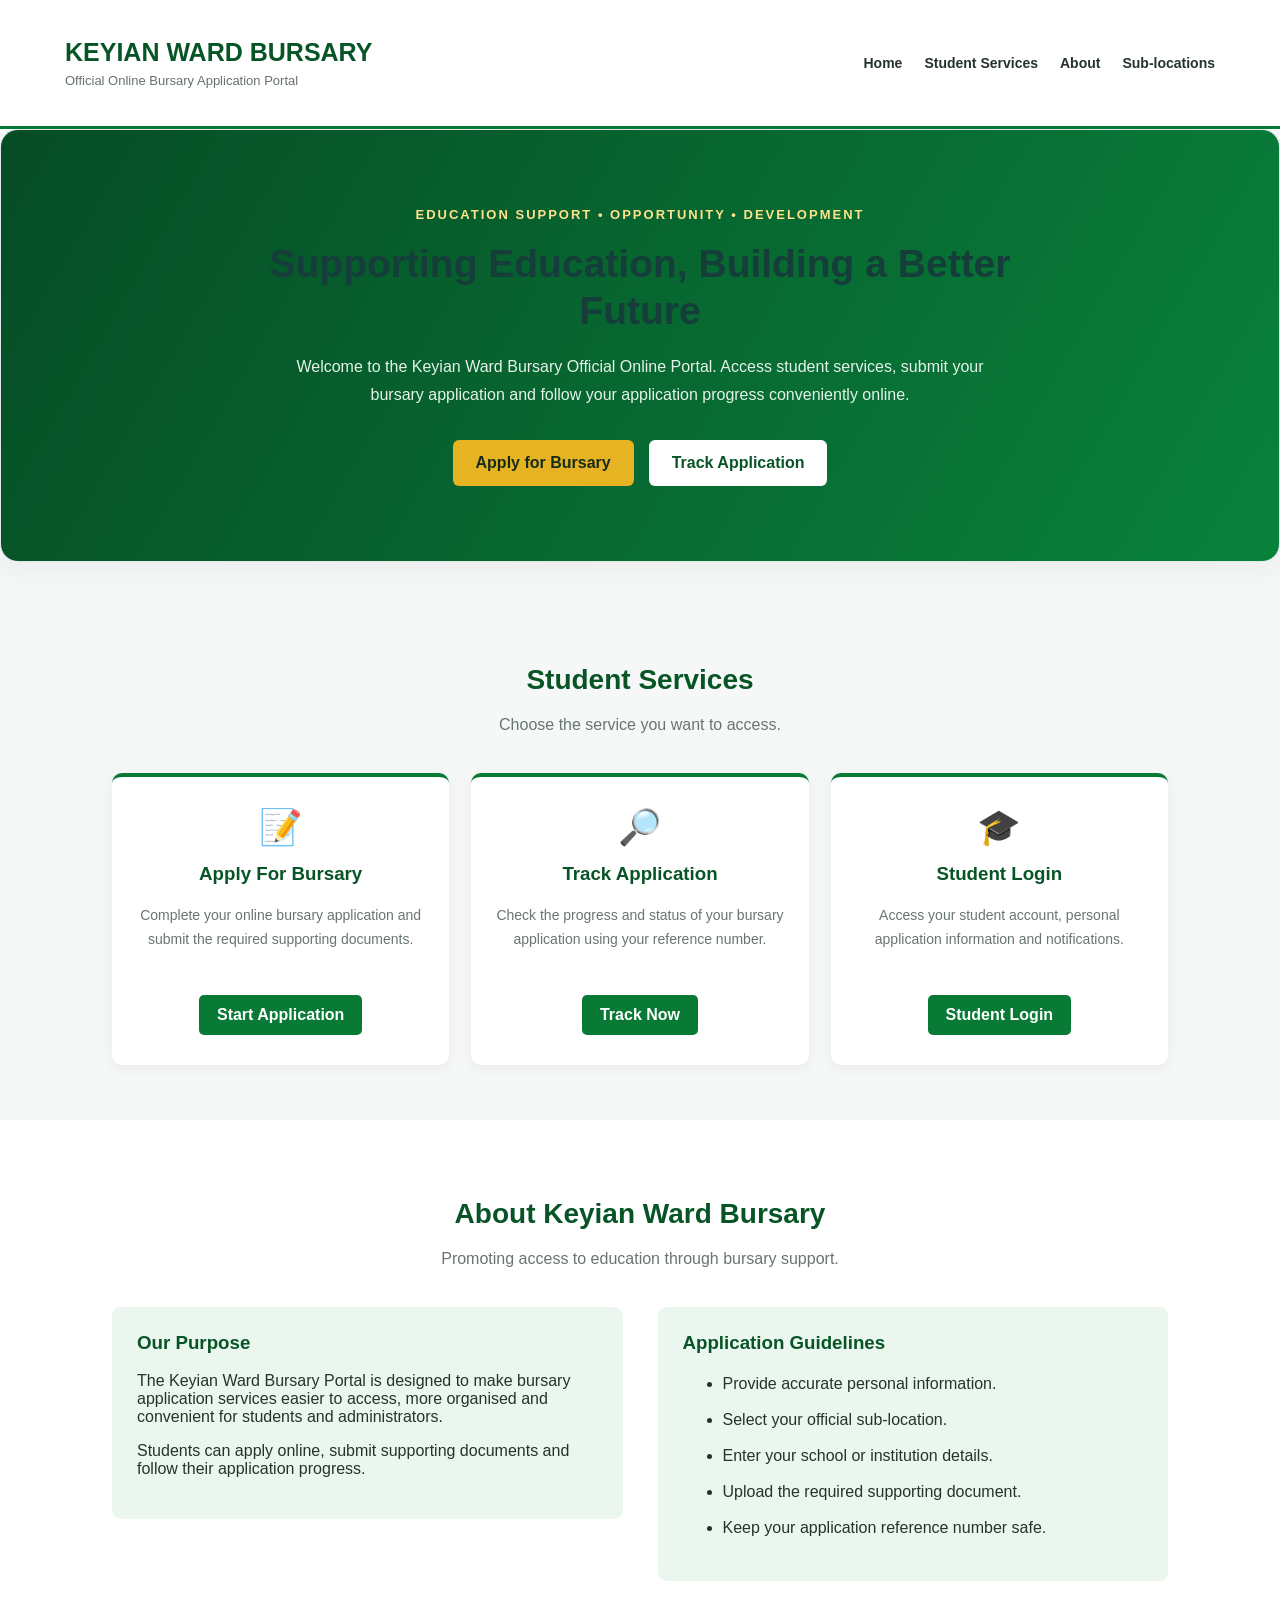
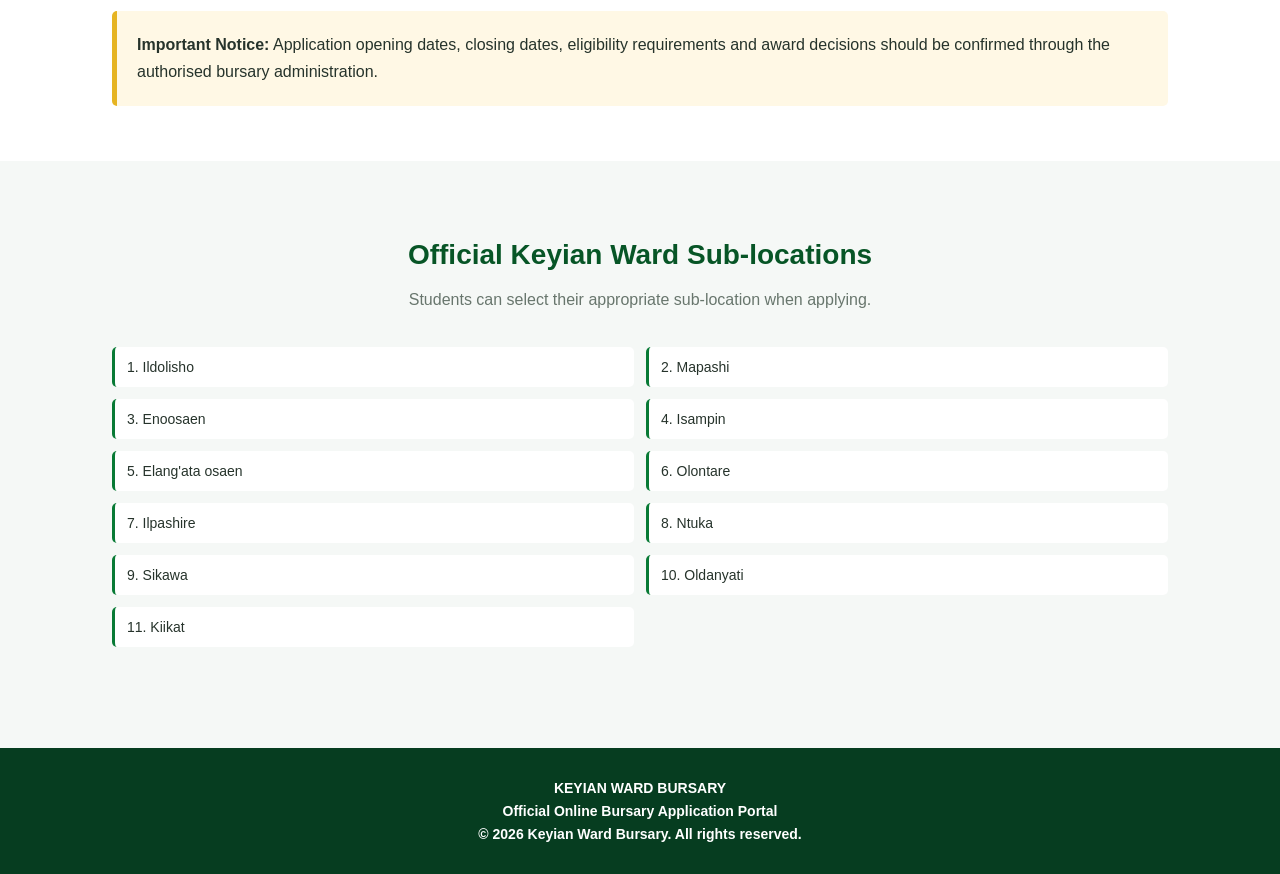
<file: index.html>
<!DOCTYPE html>
<html lang="en">

<head>
    <meta charset="UTF-8">
    <meta name="viewport" content="width=device-width, initial-scale=1.0">

    <title>Keyian Ward Bursary | Official Portal</title>

    <meta name="description"
        content="Keyian Ward Bursary online portal. Apply for bursary support, track your application and access student services.">

    <link rel="stylesheet" href="style.css">

    <style>
        :root {
            --green: #087a35;
            --dark-green: #075526;
            --light-green: #eaf6ee;
            --gold: #e6b422;
            --text: #26332b;
        }

        * {
            box-sizing: border-box;
        }

        body {
            margin: 0;
            font-family: Arial, sans-serif;
            color: var(--text);
            background: #f5f8f6;
        }

        header {
            background: white;
            border-bottom: 3px solid var(--green);
        }

        .header-inner {
            max-width: 1200px;
            margin: auto;
            padding: 18px 25px;
            display: flex;
            align-items: center;
            justify-content: space-between;
            gap: 20px;
        }

        .brand h1 {
            margin: 0;
            color: var(--dark-green);
            font-size: 25px;
        }

        .brand p {
            margin: 6px 0 0;
            color: #66736a;
            font-size: 13px;
        }

        .nav-links {
            display: flex;
            gap: 22px;
            flex-wrap: wrap;
        }

        .nav-links a {
            text-decoration: none;
            color: #26332b;
            font-weight: bold;
            font-size: 14px;
        }

        .nav-links a:hover {
            color: var(--green);
        }

        .hero {
            background: linear-gradient(120deg, #064c25, #09823c);
            color: white;
            padding: 75px 25px;
            text-align: center;
        }

        .hero-content {
            max-width: 850px;
            margin: auto;
        }

        .hero-label {
            color: #ffe28a;
            font-weight: bold;
            letter-spacing: 2px;
            font-size: 13px;
        }

        .hero h2 {
            font-size: 39px;
            margin: 18px 0;
            line-height: 1.2;
        }

        .hero p {
            max-width: 700px;
            margin: auto;
            line-height: 1.8;
            font-size: 16px;
            color: #e5f3e9;
        }

        .hero-actions {
            margin-top: 30px;
            display: flex;
            justify-content: center;
            gap: 15px;
            flex-wrap: wrap;
        }

        .btn {
            display: inline-block;
            padding: 14px 23px;
            border-radius: 6px;
            text-decoration: none;
            font-weight: bold;
            transition: 0.2s;
        }

        .btn-primary {
            background: var(--gold);
            color: #172b1d;
        }

        .btn-secondary {
            background: white;
            color: var(--dark-green);
        }

        .btn:hover {
            transform: translateY(-2px);
        }

        .container {
            max-width: 1100px;
            margin: auto;
            padding: 55px 22px;
        }

        .section-title {
            text-align: center;
            margin-bottom: 35px;
        }

        .section-title h2 {
            color: var(--dark-green);
            font-size: 28px;
            margin-bottom: 10px;
        }

        .section-title p {
            color: #68766d;
            line-height: 1.6;
        }

        .services {
            display: grid;
            grid-template-columns: repeat(3, 1fr);
            gap: 22px;
        }

        .service-card {
            background: white;
            padding: 30px 22px;
            border-radius: 10px;
            text-align: center;
            box-shadow: 0 3px 14px rgba(0,0,0,0.06);
            border-top: 4px solid var(--green);
        }

        .service-icon {
            font-size: 35px;
            margin-bottom: 15px;
        }

        .service-card h3 {
            color: var(--dark-green);
        }

        .service-card p {
            color: #68766d;
            line-height: 1.7;
            font-size: 14px;
            min-height: 65px;
        }

        .service-card a {
            display: inline-block;
            margin-top: 12px;
            padding: 11px 18px;
            background: var(--green);
            color: white;
            text-decoration: none;
            border-radius: 5px;
            font-weight: bold;
        }

        .service-card a:hover {
            background: var(--dark-green);
        }

        .information {
            background: white;
        }

        .info-grid {
            display: grid;
            grid-template-columns: 1fr 1fr;
            gap: 35px;
            align-items: start;
        }

        .info-panel {
            background: var(--light-green);
            padding: 25px;
            border-radius: 9px;
        }

        .info-panel h3 {
            color: var(--dark-green);
            margin-top: 0;
        }

        .info-panel li {
            margin-bottom: 12px;
            line-height: 1.5;
        }

        .locations {
            display: grid;
            grid-template-columns: repeat(2, 1fr);
            gap: 12px;
            padding: 0;
            list-style: none;
        }

        .locations li {
            background: white;
            padding: 12px;
            border-radius: 5px;
            border-left: 3px solid var(--green);
            font-size: 14px;
        }

        .notice {
            margin-top: 30px;
            padding: 20px;
            background: #fff8e5;
            border-left: 5px solid var(--gold);
            border-radius: 5px;
            line-height: 1.7;
        }

        footer {
            background: #063d20;
            color: white;
            text-align: center;
            padding: 25px 15px;
            font-size: 14px;
        }

        footer p {
            margin: 7px;
        }

        @media (max-width: 750px) {
            .header-inner {
                flex-direction: column;
                text-align: center;
            }

            .nav-links {
                justify-content: center;
            }

            .hero {
                padding: 55px 20px;
            }

            .hero h2 {
                font-size: 29px;
            }

            .services,
            .info-grid {
                grid-template-columns: 1fr;
            }
        }

        @media (max-width: 400px) {
            .locations {
                grid-template-columns: 1fr;
            }
        }
    </style>
</head>

<body>

    <!-- HEADER -->
    <header>
        <div class="header-inner">

            <div class="brand">
                <h1>KEYIAN WARD BURSARY</h1>
                <p>Official Online Bursary Application Portal</p>
            </div>

            <nav class="nav-links">
                <a href="index.html">Home</a>
                <a href="#services">Student Services</a>
                <a href="#about">About</a>
                <a href="#locations">Sub-locations</a>
            </nav>

        </div>
    </header>

    <!-- HERO SECTION -->
    <section class="hero">

        <div class="hero-content">

            <span class="hero-label">
                EDUCATION SUPPORT • OPPORTUNITY • DEVELOPMENT
            </span>

            <h2>Supporting Education, Building a Better Future</h2>

            <p>
                Welcome to the Keyian Ward Bursary Official Online Portal.
                Access student services, submit your bursary application
                and follow your application progress conveniently online.
            </p>

            <div class="hero-actions">

                <a href="apply.html" class="btn btn-primary">
                    Apply for Bursary
                </a>

                <a href="track.html" class="btn btn-secondary">
                    Track Application
                </a>

            </div>

        </div>

    </section>

    <!-- STUDENT SERVICES -->
    <main>

        <section class="container" id="services">

            <div class="section-title">
                <h2>Student Services</h2>
                <p>
                    Choose the service you want to access.
                </p>
            </div>

            <div class="services">

                <div class="service-card">

                    <div class="service-icon">📝</div>

                    <h3>Apply for Bursary</h3>

                    <p>
                        Complete your online bursary application
                        and submit the required supporting documents.
                    </p>

                    <a href="apply.html">Start Application</a>

                </div>

                <div class="service-card">

                    <div class="service-icon">🔎</div>

                    <h3>Track Application</h3>

                    <p>
                        Check the progress and status of your
                        bursary application using your reference number.
                    </p>

                    <a href="track.html">Track Now</a>

                </div>

                <div class="service-card">

                    <div class="service-icon">🎓</div>

                    <h3>Student Login</h3>

                    <p>
                        Access your student account, personal
                        application information and notifications.
                    </p>

                    <a href="student-login.html">Student Login</a>

                </div>

            </div>

        </section>

        <!-- ABOUT AND ELIGIBILITY -->
        <section class="information" id="about">

            <div class="container">

                <div class="section-title">
                    <h2>About Keyian Ward Bursary</h2>
                    <p>
                        Promoting access to education through bursary support.
                    </p>
                </div>

                <div class="info-grid">

                    <div class="info-panel">

                        <h3>Our Purpose</h3>

                        <p>
                            The Keyian Ward Bursary Portal is designed
                            to make bursary application services easier
                            to access, more organised and convenient
                            for students and administrators.
                        </p>

                        <p>
                            Students can apply online, submit supporting
                            documents and follow their application progress.
                        </p>

                    </div>

                    <div class="info-panel">

                        <h3>Application Guidelines</h3>

                        <ul>
                            <li>Provide accurate personal information.</li>
                            <li>Select your official sub-location.</li>
                            <li>Enter your school or institution details.</li>
                            <li>Upload the required supporting document.</li>
                            <li>Keep your application reference number safe.</li>
                        </ul>

                    </div>

                </div>

                <div class="notice">
                    <strong>Important Notice:</strong>
                    Application opening dates, closing dates, eligibility
                    requirements and award decisions should be confirmed
                    through the authorised bursary administration.
                </div>

            </div>

        </section>

        <!-- OFFICIAL SUB-LOCATIONS -->
        <section class="container" id="locations">

            <div class="section-title">
                <h2>Official Keyian Ward Sub-locations</h2>
                <p>
                    Students can select their appropriate
                    sub-location when applying.
                </p>
            </div>

            <ul class="locations">

                <li>1. Ildolisho</li>
                <li>2. Mapashi</li>
                <li>3. Enoosaen</li>
                <li>4. Isampin</li>
                <li>5. Elang'ata osaen</li>
                <li>6. Olontare</li>
                <li>7. Ilpashire</li>
                <li>8. Ntuka</li>
                <li>9. Sikawa</li>
                <li>10. Oldanyati</li>
                <li>11. Kiikat</li>

            </ul>

        </section>

    </main>

    <!-- FOOTER -->
    <footer>

        <p><strong>KEYIAN WARD BURSARY</strong></p>

        <p>Official Online Bursary Application Portal</p>

        <p>© 2026 Keyian Ward Bursary. All rights reserved.</p>

    </footer>

</body>
</html>
</file>
<file: style.css>
﻿:root {
  --primary: #1f5f5b;
  --primary-dark: #153d3a;
  --accent: #f4b942;
  --bg: #f5f7f8;
  --panel: #ffffff;
  --text: #1f2937;
  --muted: #5f6f7d;
  --border: #dfe7eb;
  --danger: #c0392b;
  --success: #1f8a5f;
}

* {
  box-sizing: border-box;
}

body {
  margin: 0;
  background: var(--bg);
  font-family: Arial, Helvetica, sans-serif;
  color: var(--text);
}

header {
  background: linear-gradient(135deg, var(--primary), var(--primary-dark));
  color: #fff;
  padding: 20px 24px;
}

.header-inner {
  max-width: 1100px;
  margin: 0 auto;
  display: flex;
  align-items: center;
  justify-content: space-between;
  gap: 16px;
}

h1 {
  margin: 0;
  font-size: clamp(1.8rem, 2.6vw, 2.8rem);
}

header span {
  display: inline-block;
  margin-top: 6px;
  opacity: 0.9;
}

.admin-btn,
.view-admin,
.danger-btn {
  display: inline-block;
  text-decoration: none;
  border: none;
  border-radius: 999px;
  padding: 10px 18px;
  font-weight: 700;
  cursor: pointer;
  transition: opacity 0.2s ease;
}

.admin-btn,
.view-admin {
  background: var(--accent);
  color: #122333;
}

.admin-btn.secondary {
  background: #fff;
  color: var(--primary);
}

.admin-btn:hover,
.view-admin:hover,
.danger-btn:hover {
  opacity: 0.9;
}

.page-shell,
.admin-shell {
  max-width: 1100px;
  margin: 24px auto;
  padding: 0 20px 40px;
}

.hero {
  background: #fff;
  border: 1px solid var(--border);
  border-radius: 18px;
  padding: 28px 26px;
  margin-bottom: 24px;
  box-shadow: 0 12px 24px rgba(17, 24, 39, 0.04);
}

.hero h2 {
  margin-top: 0;
  margin-bottom: 10px;
  color: var(--primary-dark);
}

.hero p {
  margin: 0;
  color: var(--muted);
  line-height: 1.7;
}

.form-section {
  display: grid;
  grid-template-columns: minmax(0, 2fr) minmax(260px, 1fr);
  gap: 24px;
  align-items: start;
}

form,
.info-box,
.table-wrap,
.admin-toolbar,
.stat-box {
  background: var(--panel);
  border: 1px solid var(--border);
  border-radius: 18px;
  box-shadow: 0 12px 24px rgba(17, 24, 39, 0.04);
}

form {
  padding: 28px;
}

h3 {
  margin-top: 0;
  color: var(--primary-dark);
  text-transform: capitalize;
}

label {
  display: block;
  margin: 14px 0 8px;
  font-weight: 700;
  font-size: 0.95rem;
}

input,
select,
textarea,
button {
  font: inherit;
}

input,
select,
textarea {
  width: 100%;
  padding: 12px 14px;
  border: 1px solid var(--border);
  border-radius: 10px;
  background: #fff;
  color: var(--text);
}

input:focus,
select:focus,
textarea:focus {
  outline: 2px solid rgba(31, 95, 91, 0.18);
  border-color: var(--primary);
}

.row {
  display: flex;
  gap: 16px;
}

.two-col > div {
  flex: 1;
}

button[type="submit"] {
  margin-top: 18px;
  width: 100%;
  padding: 14px 18px;
  border: none;
  border-radius: 10px;
  background: var(--primary);
  color: #fff;
  font-weight: 700;
  cursor: pointer;
}

button[type="submit"]:disabled {
  opacity: 0.7;
  cursor: wait;
}

.status,
.success-msg {
  margin-top: 12px;
  font-weight: 700;
}

.success-msg {
  color: var(--success);
}

.info-box {
  padding: 24px 22px;
}

.info-box h4 {
  margin-top: 0;
  margin-bottom: 12px;
  color: var(--primary-dark);
}

.info-box ul {
  padding-left: 18px;
  color: var(--muted);
  line-height: 1.7;
}

.info-box p {
  line-height: 1.7;
  color: var(--muted);
}

.small-note {
  font-size: 0.83rem;
  margin-top: 8px;
}

footer {
  text-align: center;
  padding: 22px 16px 28px;
  color: var(--muted);
  font-weight: 600;
}

.admin-body {
  min-height: 100vh;
}

.admin-toolbar {
  display: flex;
  align-items: center;
  justify-content: space-between;
  gap: 16px;
  padding: 18px 22px;
  margin-bottom: 20px;
}

.stat-box {
  display: inline-flex;
  flex-direction: column;
  gap: 6px;
  padding: 14px 18px;
  min-width: 180px;
}

.stat-box span {
  color: var(--muted);
  font-size: 0.78rem;
  text-transform: uppercase;
  letter-spacing: 0.04em;
}

.stat-box strong {
  font-size: 2rem;
  color: var(--primary-dark);
}

.danger-btn {
  background: var(--danger);
  color: #fff;
}

.table-wrap {
  overflow-x: auto;
}

#appsTable {
  width: 100%;
  border-collapse: collapse;
}

#appsTable th,
#appsTable td {
  padding: 14px 16px;
  border-bottom: 1px solid var(--border);
  text-align: left;
  vertical-align: top;
}

#appsTable th {
  background: #f3f7f8;
  color: var(--primary-dark);
}

.empty-state {
  text-align: center;
  color: var(--muted);
  padding: 24px;
}

@media (max-width: 760px) {
  .form-section {
    grid-template-columns: 1fr;
  }

  .header-inner,
  .admin-toolbar {
    flex-direction: column;
    align-items: flex-start;
  }

  .row.two-col {
    flex-direction: column;
  }
}

/* additional improvements for keyian ward bursary */
html {
  scroll-behavior: smooth;
}
input:focus,
select:focus,
textarea:focus {
  outline: 2px solid #198754;
  border-color: #198754;
}
input,
select,
textarea {
  max-width: 100%;
}
button,
.view-admin {
  transition: background-color 0.3s ease;
}
button:hover,
.view-admin:hover {
  opacity: 0.9;
}
footer {
  text-align: center;
  padding: 20px;
  margin-top: 30px;
}
</file>
